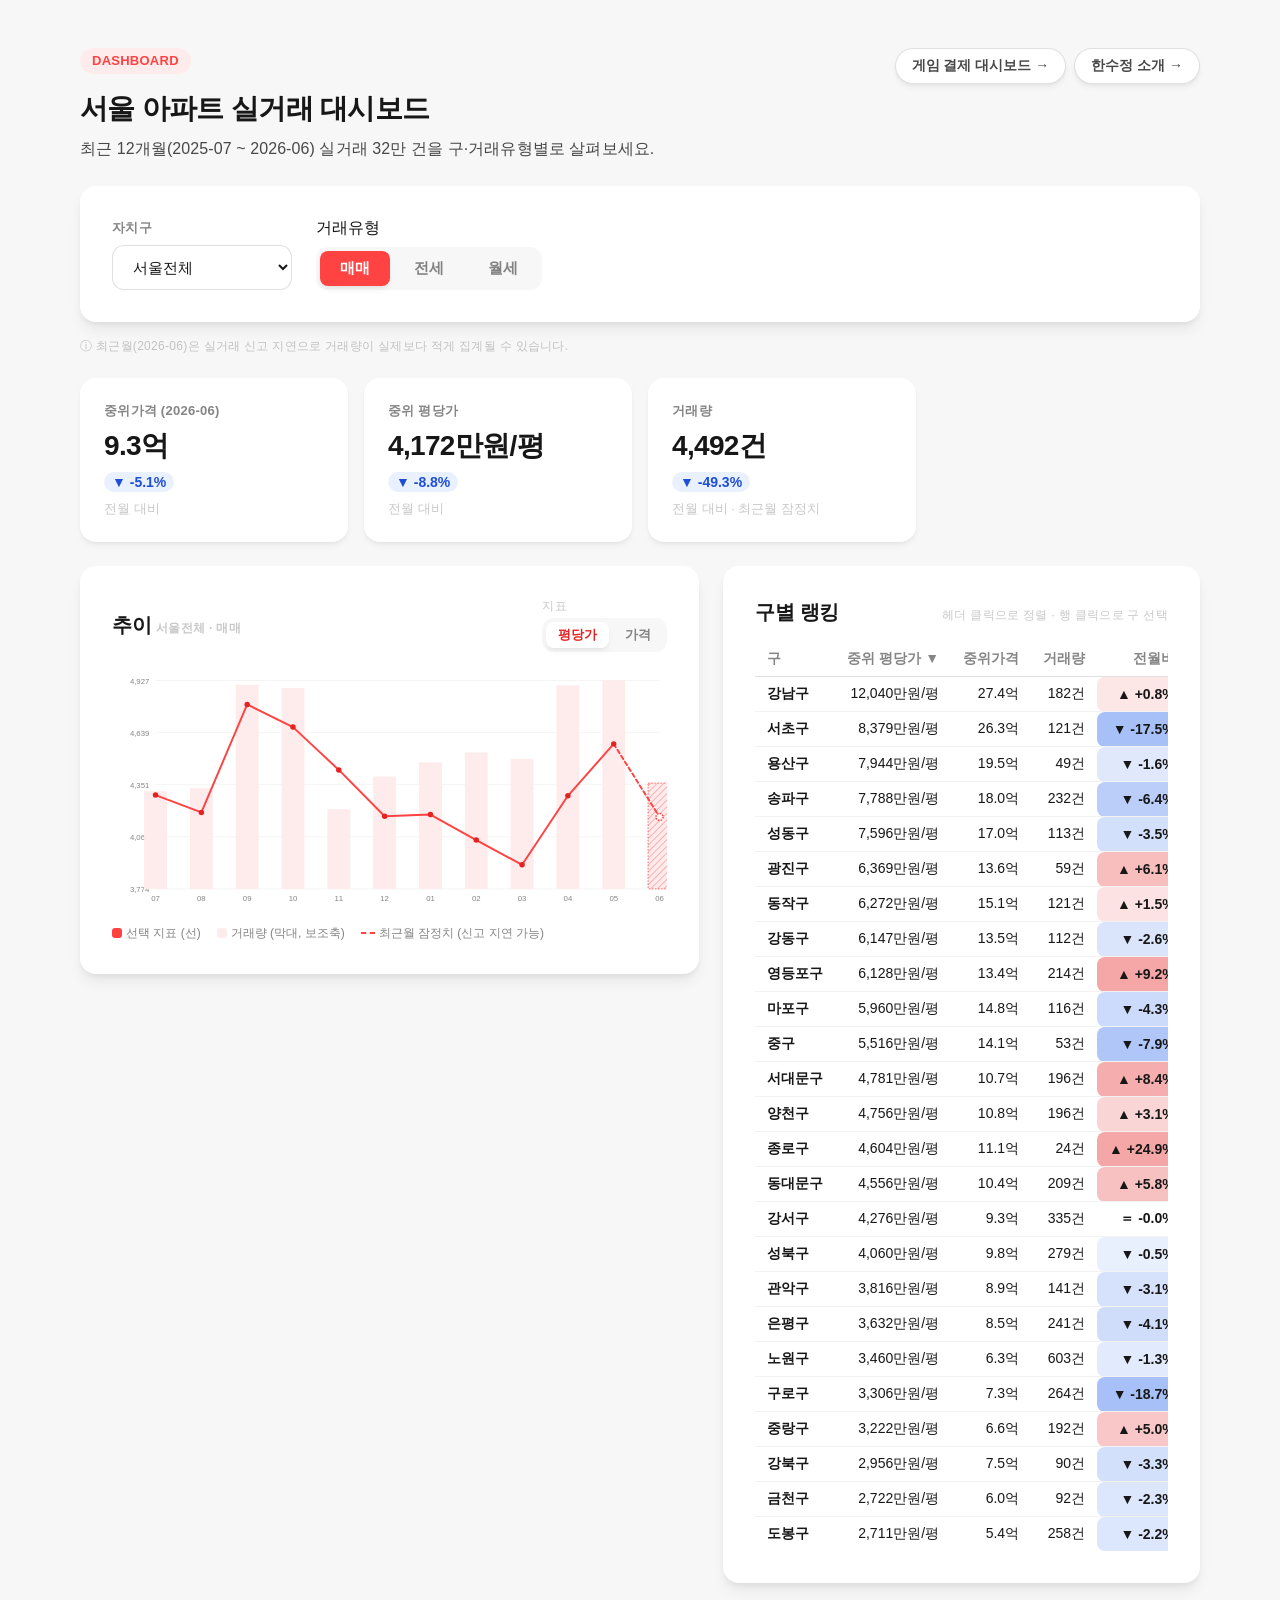
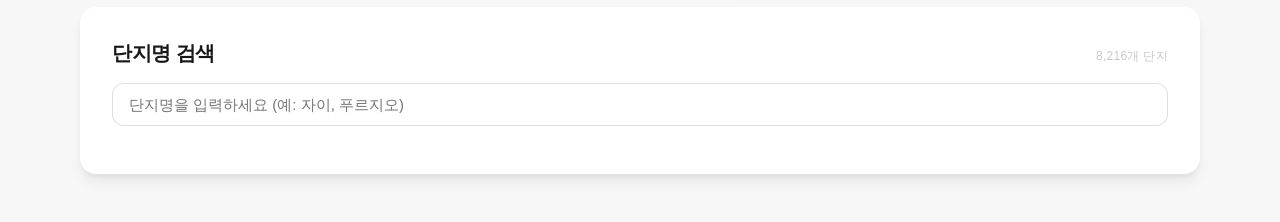
<file: index.html>
<!DOCTYPE html>
<html lang="ko">
<head>
<meta charset="UTF-8">
<meta name="viewport" content="width=device-width, initial-scale=1">
<title>서울 아파트 실거래 대시보드</title>
<link rel="stylesheet" href="assets/dashboard.css">
</head>
<body class="dashboard">
  <main>
    <header class="page-header">
      <div class="page-header-text">
        <span class="eyebrow">DASHBOARD</span>
        <h1>서울 아파트 실거래 대시보드</h1>
        <p class="lead">최근 12개월(2025-07 ~ 2026-06) 실거래 32만 건을 구·거래유형별로 살펴보세요.</p>
      </div>
      <nav class="top-nav" aria-label="보조 메뉴">
        <a href="game/index.html">게임 결제 대시보드 →</a>
        <a href="about.html">한수정 소개 →</a>
      </nav>
    </header>

    <p id="errorBanner" class="error-state card" hidden></p>

    <section class="card controls-card" aria-label="필터">
      <div class="control-group">
        <label for="guSelect">자치구</label>
        <select id="guSelect" class="gu-select" aria-label="자치구 선택"></select>
      </div>
      <div class="control-group">
        <span id="dealTypeLabel">거래유형</span>
        <div id="dealTypeTabs" class="tabs" role="tablist" aria-labelledby="dealTypeLabel"></div>
      </div>
    </section>

    <p id="provisionalNote" class="caption kpi-caveat" role="note"></p>

    <section class="kpi-row" id="kpiRow" aria-label="시장 요약 KPI"></section>

    <div class="content-grid">
      <section class="card chart-card" aria-label="추이 차트">
        <div class="chart-toolbar">
          <div class="section-header" style="margin-bottom:0;">
            <h1 style="font-size:1.25rem;line-height:1.75rem;">추이 <span id="selectionSummary" class="caption"></span></h1>
          </div>
          <div class="control-group" style="gap:4px;">
            <span id="metricToggleLabel" class="caption">지표</span>
            <div id="metricToggle" class="metric-toggle" role="group" aria-labelledby="metricToggleLabel"></div>
          </div>
        </div>
        <div class="chart-wrap">
          <div class="chart-scroll" id="chartSvgWrap"></div>
          <div class="chart-tooltip" id="chartTooltip" role="status" aria-live="polite"></div>
        </div>
        <div class="chart-legend">
          <span><span class="swatch" style="background:var(--color-primary-normal)"></span>선택 지표 (선)</span>
          <span><span class="swatch" style="background:var(--color-primary-bg)"></span>거래량 (막대, 보조축)</span>
          <span><span class="swatch swatch-dashed"></span>최근월 잠정치 (신고 지연 가능)</span>
        </div>
      </section>

      <section class="card ranking-card" aria-label="구별 랭킹">
        <div class="section-header">
          <h1 style="font-size:1.25rem;line-height:1.75rem;">구별 랭킹</h1>
          <span class="caption">헤더 클릭으로 정렬 · 행 클릭으로 구 선택</span>
        </div>
        <div class="table-scroll" id="rankingTableWrap"></div>
      </section>
    </div>

    <section class="card search-card" aria-label="단지명 검색">
      <div class="section-header">
        <h1 style="font-size:1.25rem;line-height:1.75rem;">단지명 검색</h1>
        <span class="caption">8,216개 단지</span>
      </div>
      <label for="complexSearch" class="visually-hidden">단지명 검색</label>
      <input id="complexSearch" class="search-input" type="text" placeholder="단지명을 입력하세요 (예: 자이, 푸르지오)" autocomplete="off">
      <p id="searchStatus" class="search-status" aria-live="polite"></p>
      <div id="searchResults" class="search-results"></div>
    </section>
  </main>
  <script src="assets/dashboard.js"></script>
</body>
</html>
</file>
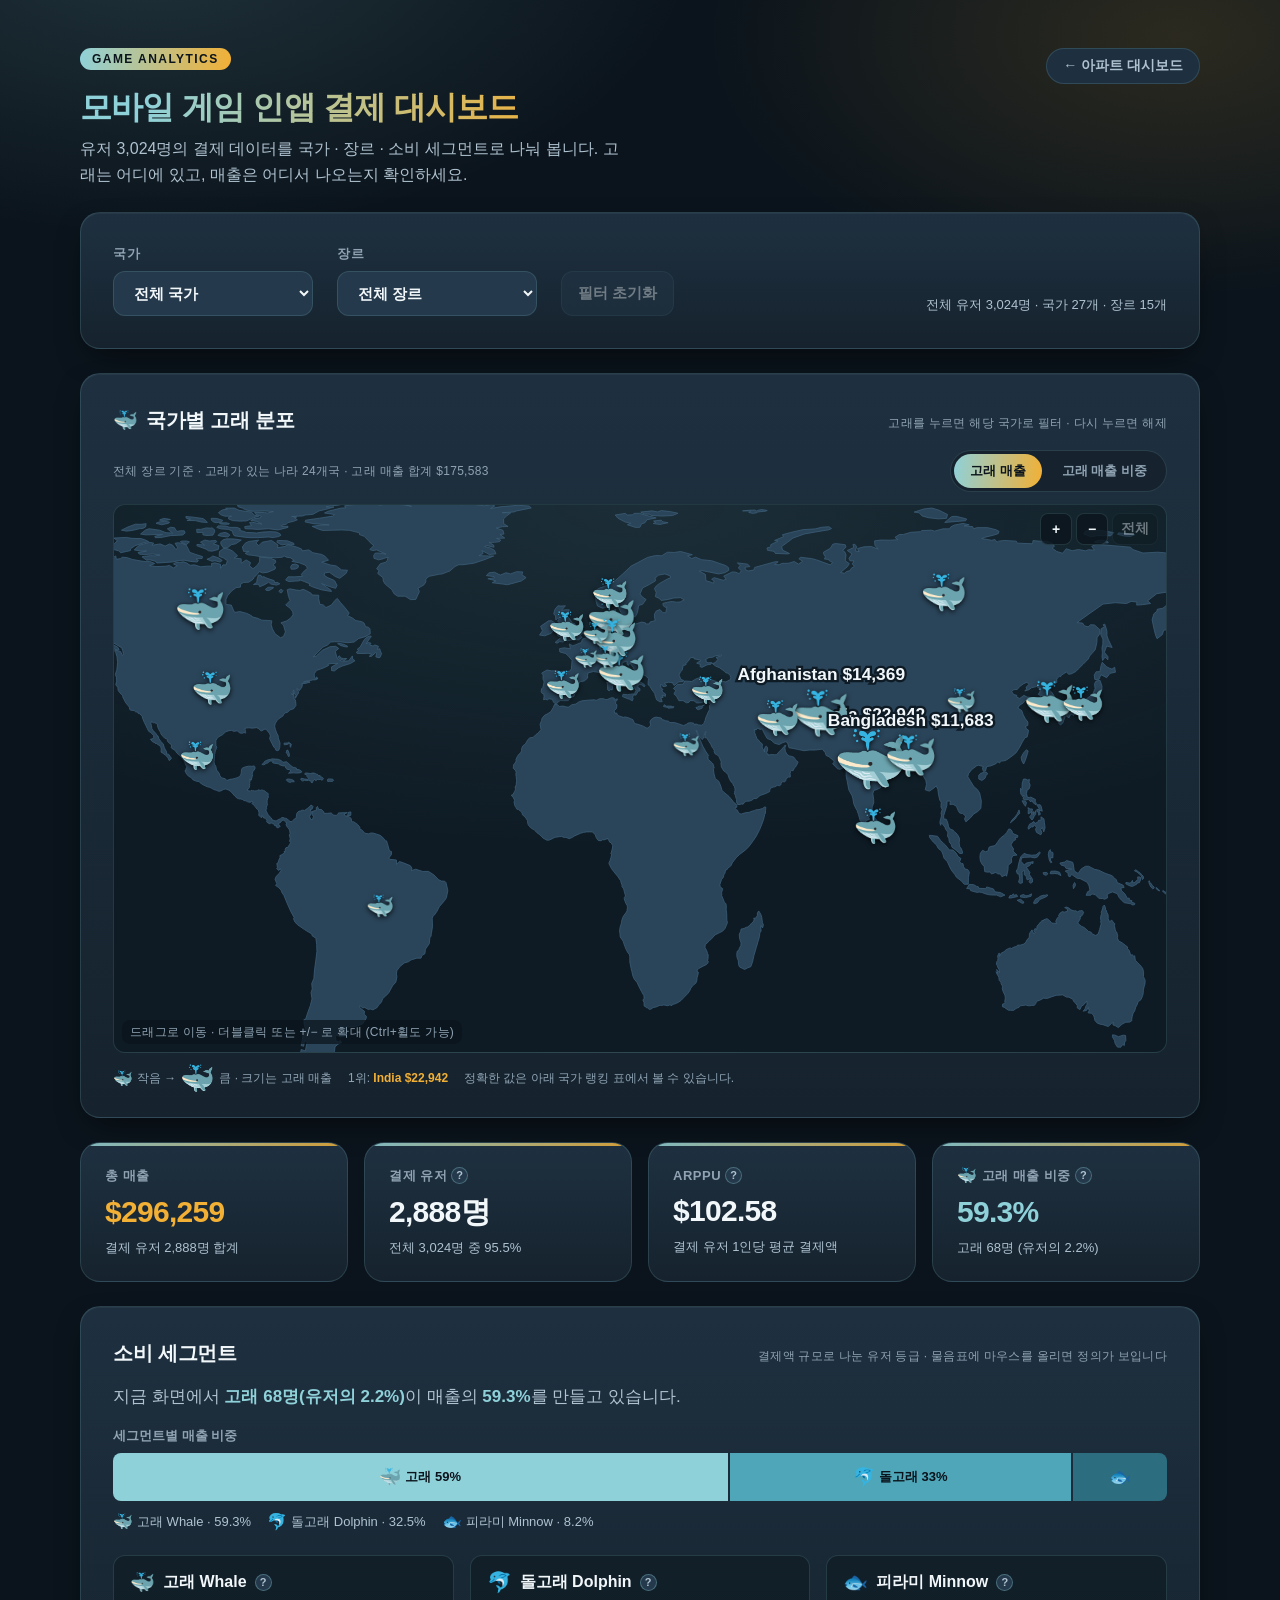
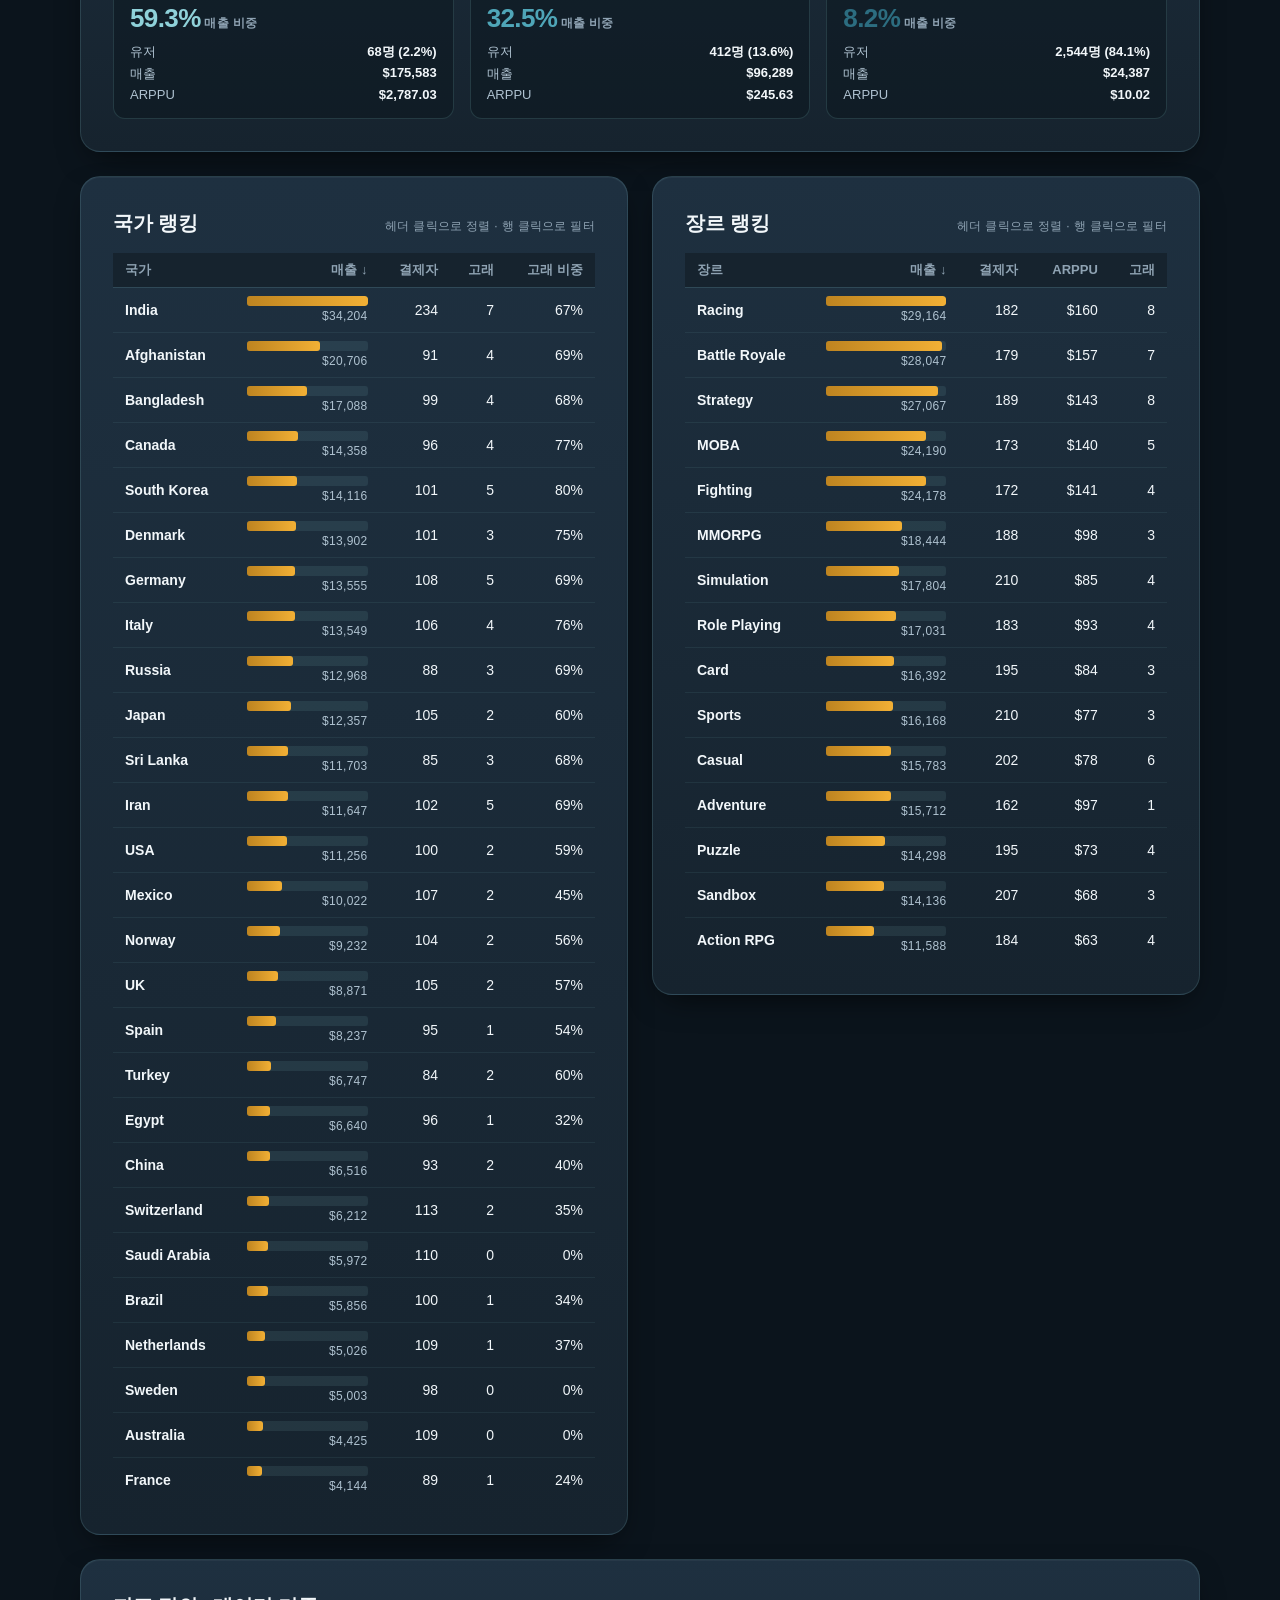
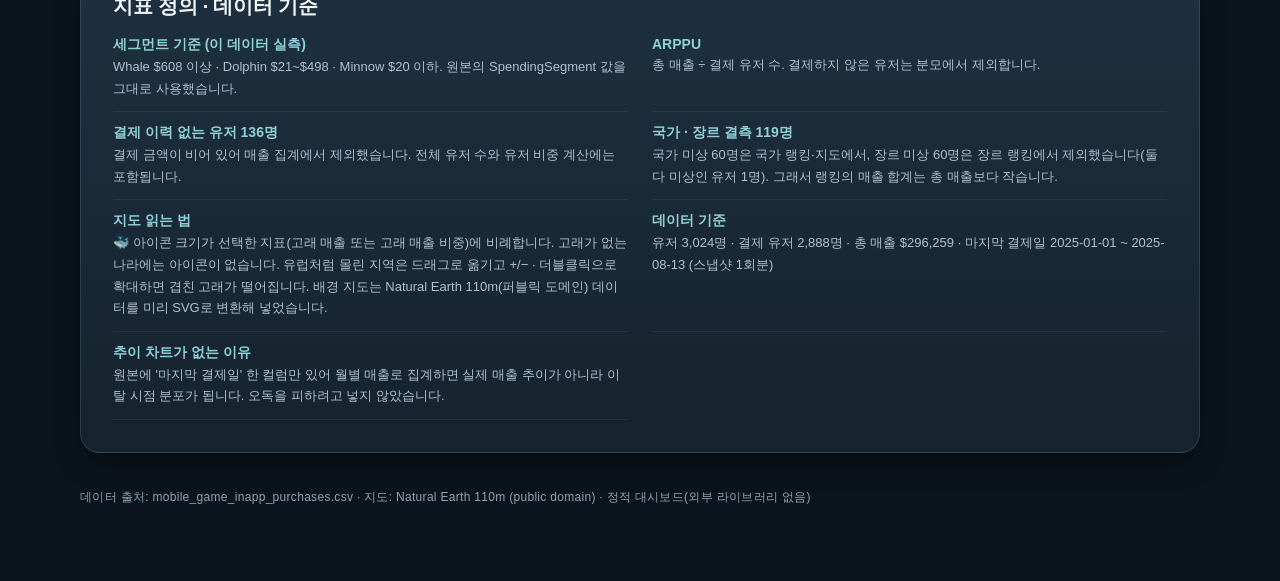
<file: game/index.html>
<!DOCTYPE html>
<html lang="ko">
<head>
<meta charset="UTF-8">
<meta name="viewport" content="width=device-width, initial-scale=1">
<title>모바일 게임 인앱 결제 대시보드</title>
<meta name="description" content="모바일 게임 유저 3,024명의 인앱 결제 데이터를 국가·장르·소비 세그먼트로 살펴보는 라이브 운영용 대시보드">
<link rel="stylesheet" href="assets/game.css">
</head>
<body class="dashboard">

  <main>
    <header class="page-header">
      <div class="page-header-text">
        <span class="eyebrow">GAME ANALYTICS</span>
        <h1>모바일 게임 인앱 결제 대시보드</h1>
        <p class="lead">유저 3,024명의 결제 데이터를 국가 · 장르 · 소비 세그먼트로 나눠 봅니다. 고래는 어디에 있고, 매출은 어디서 나오는지 확인하세요.</p>
      </div>
      <nav class="top-nav" aria-label="보조 메뉴">
        <a href="../index.html">← 아파트 대시보드</a>
      </nav>
    </header>

    <p id="errorBanner" class="error-state card" hidden></p>

    <section class="card controls-card" aria-label="필터">
      <div class="control-group">
        <label for="countrySelect">국가</label>
        <select id="countrySelect" class="dim-select"></select>
      </div>
      <div class="control-group">
        <label for="genreSelect">장르</label>
        <select id="genreSelect" class="dim-select"></select>
      </div>
      <button id="resetBtn" class="reset-btn" type="button">필터 초기화</button>
      <p id="filterSummary" class="filter-summary" aria-live="polite"></p>
    </section>

    <section class="card map-card" aria-label="국가별 고래 지도">
      <div class="section-header">
        <h2><span class="seg-emoji" aria-hidden="true">🐳</span>국가별 고래 분포</h2>
        <span class="caption">고래를 누르면 해당 국가로 필터 · 다시 누르면 해제</span>
      </div>

      <div class="map-toolbar">
        <p class="caption" id="mapSummary" style="margin:0"></p>
        <div class="metric-toggle" role="group" aria-label="지도 표시 지표">
          <button type="button" class="metric-btn" data-metric="revenue">고래 매출</button>
          <button type="button" class="metric-btn" data-metric="share">고래 매출 비중</button>
        </div>
      </div>

      <div class="map-wrap">
        <svg id="worldMap" viewBox="0 0 1000 460" aria-label="국가별 고래 지표를 표시한 세계지도">
          <g id="mapLand"></g>
          <g id="mapMarks"></g>
        </svg>
        <div class="map-zoom" role="group" aria-label="지도 확대·축소">
          <button type="button" class="zoom-btn" data-zoom="in" aria-label="확대">+</button>
          <button type="button" class="zoom-btn" data-zoom="out" aria-label="축소">−</button>
          <button type="button" class="zoom-btn is-reset" data-zoom="reset">전체</button>
        </div>
        <p class="map-hint caption" id="mapHint">드래그로 이동 · 더블클릭 또는 +/− 로 확대 (Ctrl+휠도 가능)</p>
      </div>
      <div class="map-legend" id="mapLegend"></div>
    </section>

    <section class="kpi-row" id="kpiRow" aria-label="핵심 지표"></section>

    <section class="card segment-card" aria-label="소비 세그먼트">
      <div class="section-header">
        <h2>소비 세그먼트</h2>
        <span class="caption">결제액 규모로 나눈 유저 등급 · 물음표에 마우스를 올리면 정의가 보입니다</span>
      </div>

      <p class="segment-headline" id="segmentHeadline"></p>

      <figure class="stack-figure">
        <figcaption class="stack-caption">세그먼트별 매출 비중</figcaption>
        <div class="stack-bar" id="stackBar" role="group" aria-label="세그먼트별 매출 비중 스택 바"></div>
        <div class="chart-legend" id="stackLegend"></div>
      </figure>

      <div class="segment-grid" id="segmentGrid"></div>
    </section>

    <div class="content-grid">
      <section class="card ranking-card" aria-label="국가 랭킹">
        <div class="section-header">
          <h2>국가 랭킹</h2>
          <span class="caption">헤더 클릭으로 정렬 · 행 클릭으로 필터</span>
        </div>
        <div class="table-scroll" id="countryTableWrap"></div>
      </section>

      <section class="card ranking-card" aria-label="장르 랭킹">
        <div class="section-header">
          <h2>장르 랭킹</h2>
          <span class="caption">헤더 클릭으로 정렬 · 행 클릭으로 필터</span>
        </div>
        <div class="table-scroll" id="genreTableWrap"></div>
      </section>
    </div>

    <section class="card notes-card" aria-label="지표 정의와 데이터 기준">
      <div class="section-header">
        <h2>지표 정의 · 데이터 기준</h2>
      </div>
      <dl class="notes-list" id="notesList"></dl>
    </section>

    <footer class="page-footer">
      <p class="caption">데이터 출처: mobile_game_inapp_purchases.csv · 지도: Natural Earth 110m (public domain) · 정적 대시보드(외부 라이브러리 없음)</p>
    </footer>
  </main>

  <div class="tooltip-pop" id="tooltipPop" role="tooltip" hidden></div>
  <script src="assets/game.js"></script>
</body>
</html>
</file>
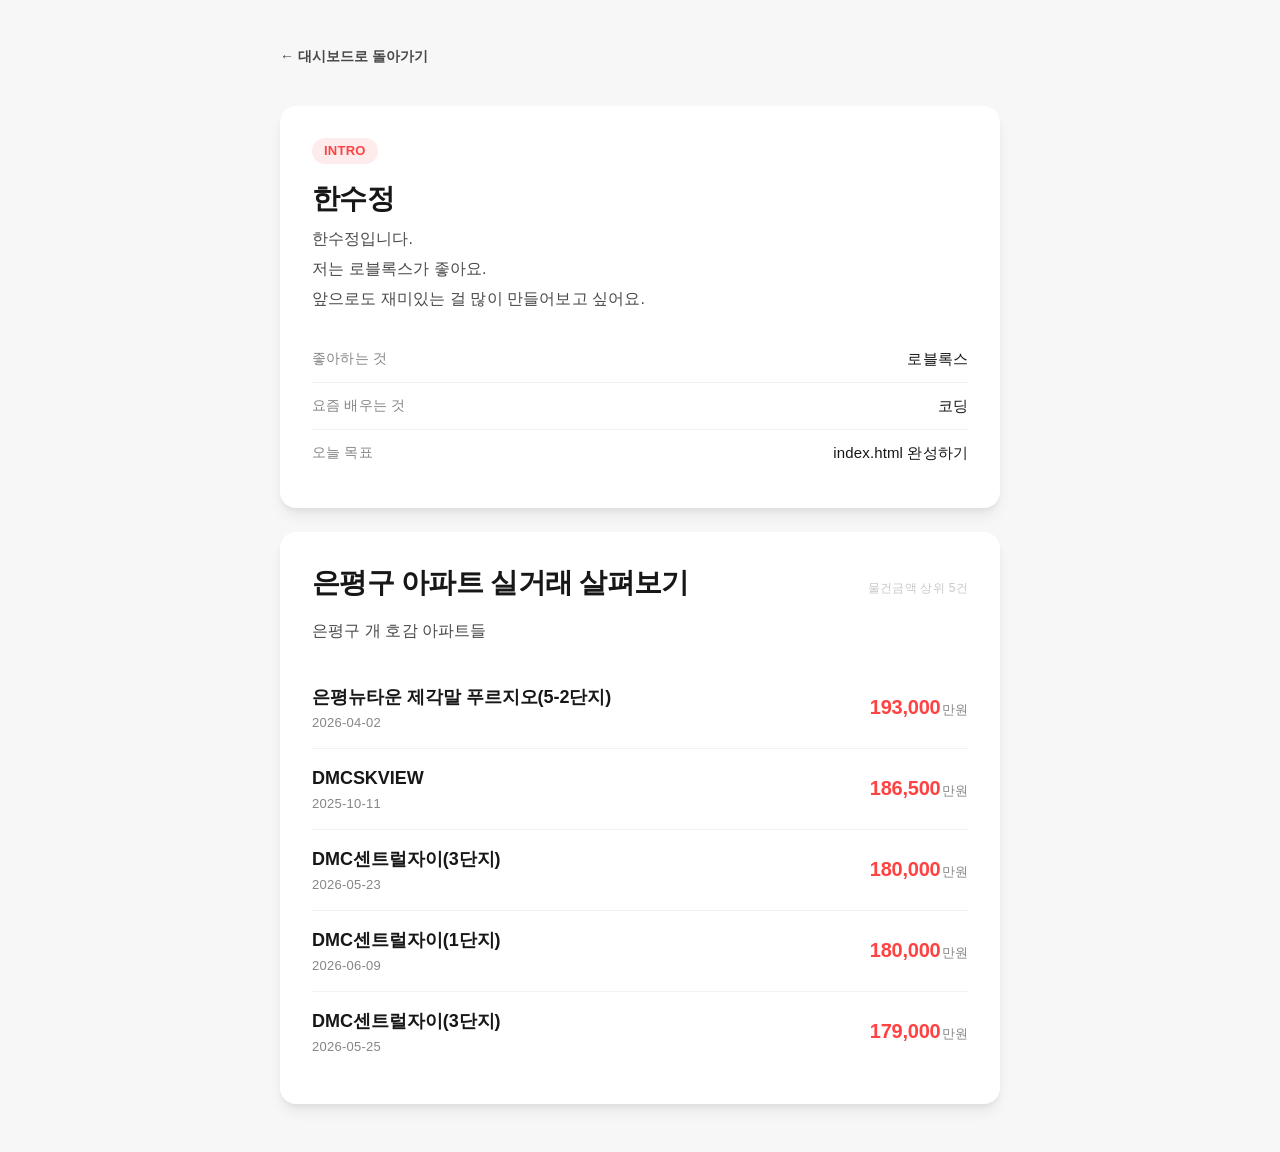
<file: about.html>
<!DOCTYPE html>
<html lang="ko">
<head>
<meta charset="UTF-8">
<meta name="viewport" content="width=device-width, initial-scale=1">
<title>한수정</title>
<link rel="stylesheet" href="assets/dashboard.css">
<style>
  main { max-width: 720px; }
</style>
</head>
<body>
  <main>
    <a class="back-link" href="index.html">← 대시보드로 돌아가기</a>

    <section class="card">
      <span class="eyebrow">INTRO</span>
      <h1>한수정</h1>
      <p class="lead">한수정입니다.</p>
      <p class="lead">저는 로블록스가 좋아요.</p>
      <p class="lead">앞으로도 재미있는 걸 많이 만들어보고 싶어요.</p>

      <div class="info-list">
        <div class="info-row">
          <span class="info-label">좋아하는 것</span>
          <span class="info-value">로블록스</span>
        </div>
        <div class="info-row">
          <span class="info-label">요즘 배우는 것</span>
          <span class="info-value">코딩</span>
        </div>
        <div class="info-row">
          <span class="info-label">오늘 목표</span>
          <span class="info-value">index.html 완성하기</span>
        </div>
      </div>
    </section>

    <section class="card">
      <div class="section-header">
        <h1>은평구 아파트 실거래 살펴보기</h1>
        <span class="caption">물건금액 상위 5건</span>
      </div>
      <p class="lead" style="margin-bottom: var(--space-24);">은평구 개 호감 아파트들</p>

      <div class="deal-list">
        <div class="deal-item">
          <div class="deal-main">
            <span class="deal-name">은평뉴타운 제각말 푸르지오(5-2단지)</span>
            <span class="deal-date">2026-04-02</span>
          </div>
          <span class="deal-price">193,000<span class="unit">만원</span></span>
        </div>
        <div class="deal-item">
          <div class="deal-main">
            <span class="deal-name">DMCSKVIEW</span>
            <span class="deal-date">2025-10-11</span>
          </div>
          <span class="deal-price">186,500<span class="unit">만원</span></span>
        </div>
        <div class="deal-item">
          <div class="deal-main">
            <span class="deal-name">DMC센트럴자이(3단지)</span>
            <span class="deal-date">2026-05-23</span>
          </div>
          <span class="deal-price">180,000<span class="unit">만원</span></span>
        </div>
        <div class="deal-item">
          <div class="deal-main">
            <span class="deal-name">DMC센트럴자이(1단지)</span>
            <span class="deal-date">2026-06-09</span>
          </div>
          <span class="deal-price">180,000<span class="unit">만원</span></span>
        </div>
        <div class="deal-item">
          <div class="deal-main">
            <span class="deal-name">DMC센트럴자이(3단지)</span>
            <span class="deal-date">2026-05-25</span>
          </div>
          <span class="deal-price">179,000<span class="unit">만원</span></span>
        </div>
      </div>
    </section>
  </main>
</body>
</html>
</file>
<file: assets/dashboard.css>
/* ============================================================
   Montage (@wanteddev/wds) design tokens
   Shared token layer for index.html (dashboard) and about.html
   ============================================================ */
:root {
  --color-primary-normal: #FF4242;
  --color-primary-strong: #E52222;
  --color-primary-heavy: #B00C0C;
  --color-primary-bg: #FEECEC;

  /* directional convention for real-estate metrics: rising = red (primary),
     falling = blue, flat = neutral gray */
  --color-negative-normal: #2563EB;
  --color-negative-strong: #1D4ED8;
  --color-negative-heavy: #1E40AF;
  --color-negative-bg: #EAF1FE;

  --color-label-normal: #171717;
  --color-label-neutral: rgba(48, 48, 48, 0.88);
  --color-label-alternative: rgba(56, 56, 56, 0.61);
  --color-label-assistive: rgba(56, 56, 56, 0.28);

  --color-bg-normal: #ffffff;
  --color-bg-alternative: #F7F7F7;

  --color-line-normal: rgba(115, 115, 115, 0.22);
  --color-line-solid: #F2F2F2;

  --color-status-positive: #16A34A;

  --radius-medium: 12px;
  --radius-large: 16px;
  --radius-small: 8px;

  --shadow-small: 0px 2px 4px -2px rgba(23, 23, 23, 0.06), 0px 4px 6px -1px rgba(23, 23, 23, 0.06);
  --shadow-medium: 0px 4px 6px -2px rgba(23, 23, 23, 0.07), 0px 10px 15px -3px rgba(23, 23, 23, 0.07);

  --space-4: 4px;
  --space-8: 8px;
  --space-12: 12px;
  --space-16: 16px;
  --space-24: 24px;
  --space-32: 32px;
  --space-48: 48px;
}

* { box-sizing: border-box; }

html, body {
  max-width: 100%;
  overflow-x: hidden;
}

body {
  font-family: "Pretendard Variable", Pretendard, -apple-system, BlinkMacSystemFont, "Apple SD Gothic Neo", "Malgun Gothic", sans-serif;
  color: var(--color-label-normal);
  background: var(--color-bg-alternative);
  margin: 0;
  padding: var(--space-48) var(--space-16);
}

a { color: var(--color-primary-strong); }

/* ---------- shared "about" page primitives (kept for about.html) ---------- */
.card {
  background: var(--color-bg-normal);
  border-radius: var(--radius-large);
  box-shadow: var(--shadow-medium);
  padding: var(--space-32);
}

.eyebrow {
  display: inline-block;
  font-size: 0.8125rem;
  line-height: 1.125rem;
  letter-spacing: 0.0194em;
  font-weight: 600;
  color: var(--color-primary-normal);
  background: var(--color-primary-bg);
  padding: var(--space-4) var(--space-12);
  border-radius: 999px;
  margin-bottom: var(--space-16);
}

h1 {
  /* Typography/title2 */
  font-size: 1.75rem;
  line-height: 2.375rem;
  letter-spacing: -0.0236em;
  font-weight: 700;
  margin: 0 0 var(--space-8);
}

.lead {
  /* Typography/body1-reading */
  font-size: 1rem;
  line-height: 1.625rem;
  letter-spacing: 0.0057em;
  color: var(--color-label-neutral);
  margin: 0;
}

.lead + .lead { margin-top: var(--space-4); }

.info-list {
  margin-top: var(--space-24);
  display: flex;
  flex-direction: column;
}

.info-row {
  display: flex;
  justify-content: space-between;
  gap: var(--space-16);
  padding: var(--space-12) 0;
  border-bottom: 1px solid var(--color-line-solid);
}

.info-row:last-child { border-bottom: none; }

.info-label {
  /* Typography/label1 */
  font-size: 0.875rem;
  line-height: 1.25rem;
  letter-spacing: 0.0145em;
  color: var(--color-label-alternative);
}

.info-value {
  /* Typography/body2 */
  font-size: 0.9375rem;
  line-height: 1.375rem;
  letter-spacing: 0.0096em;
  font-weight: 500;
}

.section-header {
  display: flex;
  align-items: baseline;
  justify-content: space-between;
  margin-bottom: var(--space-16);
  gap: var(--space-8);
  flex-wrap: wrap;
}

.section-header h1 { margin-bottom: 0; }

.caption {
  /* Typography/caption1 */
  font-size: 0.75rem;
  line-height: 1rem;
  letter-spacing: 0.0252em;
  color: var(--color-label-assistive);
}

.deal-list {
  display: flex;
  flex-direction: column;
}

.deal-item {
  display: flex;
  align-items: center;
  justify-content: space-between;
  gap: var(--space-16);
  padding: var(--space-16) 0;
  border-bottom: 1px solid var(--color-line-solid);
}

.deal-item:last-child { border-bottom: none; }

.deal-main { display: flex; flex-direction: column; gap: var(--space-4); min-width: 0; }

.deal-name {
  /* Typography/headline1 */
  font-size: 1.125rem;
  line-height: 1.625rem;
  letter-spacing: -0.002em;
  font-weight: 600;
  white-space: nowrap;
  overflow: hidden;
  text-overflow: ellipsis;
}

.deal-date {
  /* Typography/label2 */
  font-size: 0.8125rem;
  line-height: 1.125rem;
  letter-spacing: 0.0194em;
  color: var(--color-label-alternative);
}

.deal-price {
  /* Typography/heading2 */
  font-size: 1.25rem;
  line-height: 1.75rem;
  letter-spacing: -0.012em;
  font-weight: 700;
  color: var(--color-primary-normal);
  white-space: nowrap;
  flex-shrink: 0;
}

.deal-price .unit {
  font-size: 0.8125rem;
  font-weight: 500;
  color: var(--color-label-alternative);
  margin-left: 2px;
}

.back-link {
  display: inline-flex;
  align-items: center;
  gap: var(--space-4);
  font-size: 0.875rem;
  font-weight: 600;
  color: var(--color-label-neutral);
  text-decoration: none;
  margin-bottom: var(--space-16);
}
.back-link:hover { color: var(--color-primary-strong); }

/* ============================================================
   Dashboard-specific layout
   ============================================================ */

.dashboard main {
  max-width: 1120px;
}

main {
  margin: 0 auto;
  display: flex;
  flex-direction: column;
  gap: var(--space-24);
}

main > * { min-width: 0; }

.page-header {
  display: flex;
  align-items: flex-start;
  justify-content: space-between;
  gap: var(--space-16);
  flex-wrap: wrap;
}

.page-header-text { min-width: 0; }

.top-nav { display: flex; gap: var(--space-8); flex-wrap: wrap; }

.top-nav a {
  display: inline-flex;
  align-items: center;
  gap: var(--space-4);
  font-size: 0.875rem;
  font-weight: 600;
  color: var(--color-label-neutral);
  text-decoration: none;
  background: var(--color-bg-normal);
  border: 1px solid var(--color-line-normal);
  border-radius: 999px;
  padding: var(--space-8) var(--space-16);
  box-shadow: var(--shadow-small);
  white-space: nowrap;
}
.top-nav a:hover { color: var(--color-primary-strong); border-color: var(--color-primary-normal); }

/* ---- controls ---- */
.controls-card {
  display: flex;
  flex-wrap: wrap;
  align-items: flex-end;
  gap: var(--space-24);
}

.control-group {
  display: flex;
  flex-direction: column;
  gap: var(--space-8);
}

.control-group label {
  font-size: 0.8125rem;
  line-height: 1.125rem;
  letter-spacing: 0.0194em;
  font-weight: 600;
  color: var(--color-label-alternative);
}

.gu-select {
  font-family: inherit;
  font-size: 0.9375rem;
  font-weight: 500;
  color: var(--color-label-normal);
  background: var(--color-bg-normal);
  border: 1px solid var(--color-line-normal);
  border-radius: var(--radius-medium);
  padding: var(--space-12) var(--space-16);
  min-width: 180px;
}

.gu-select:focus-visible,
button:focus-visible,
input:focus-visible,
th button:focus-visible {
  outline: 2px solid var(--color-primary-normal);
  outline-offset: 2px;
}

.tabs {
  display: inline-flex;
  gap: var(--space-4);
  background: var(--color-bg-alternative);
  border-radius: var(--radius-medium);
  padding: var(--space-4);
}

.tab-btn {
  font-family: inherit;
  font-size: 0.9375rem;
  font-weight: 600;
  color: var(--color-label-alternative);
  background: transparent;
  border: none;
  border-radius: var(--radius-small);
  padding: var(--space-8) var(--space-20, 20px);
  cursor: pointer;
}

.tab-btn[aria-selected="true"] {
  background: var(--color-primary-normal);
  color: #fff;
  box-shadow: var(--shadow-small);
}

/* ---- KPI row ---- */
.kpi-caveat {
  display: flex;
  align-items: center;
  gap: var(--space-4);
  margin: calc(-1 * var(--space-8)) 0 0;
}

.kpi-row {
  display: grid;
  grid-template-columns: 1fr;
  gap: var(--space-16);
}

.kpi-card {
  background: var(--color-bg-normal);
  border-radius: var(--radius-large);
  box-shadow: var(--shadow-small);
  padding: var(--space-24);
  display: flex;
  flex-direction: column;
  gap: var(--space-8);
}

.kpi-label {
  font-size: 0.8125rem;
  line-height: 1.125rem;
  letter-spacing: 0.0194em;
  font-weight: 600;
  color: var(--color-label-alternative);
}

.kpi-value {
  font-size: 1.75rem;
  line-height: 2.25rem;
  letter-spacing: -0.0236em;
  font-weight: 700;
  color: var(--color-label-normal);
}

.kpi-sub {
  font-size: 0.8125rem;
  color: var(--color-label-assistive);
}

.kpi-delta {
  display: inline-flex;
  align-items: center;
  gap: var(--space-4);
  font-size: 0.875rem;
  font-weight: 700;
  width: fit-content;
  padding: 2px var(--space-8);
  border-radius: 999px;
}

.kpi-delta.is-up { color: var(--color-primary-strong); background: var(--color-primary-bg); }
.kpi-delta.is-down { color: var(--color-negative-strong); background: var(--color-negative-bg); }
.kpi-delta.is-flat { color: var(--color-label-alternative); background: var(--color-bg-alternative); }

/* ---- content grid: chart + ranking ---- */
.content-grid {
  display: grid;
  grid-template-columns: 1fr;
  gap: var(--space-24);
  align-items: start;
}

.content-grid > * {
  min-width: 0;
}

.kpi-row > * {
  min-width: 0;
}

.chart-toolbar {
  display: flex;
  align-items: center;
  justify-content: space-between;
  flex-wrap: wrap;
  gap: var(--space-12);
}

.metric-toggle {
  display: inline-flex;
  gap: var(--space-4);
  background: var(--color-bg-alternative);
  border-radius: var(--radius-medium);
  padding: var(--space-4);
}

.metric-btn {
  font-family: inherit;
  font-size: 0.8125rem;
  font-weight: 600;
  color: var(--color-label-alternative);
  background: transparent;
  border: none;
  border-radius: var(--radius-small);
  padding: var(--space-4) var(--space-12);
  cursor: pointer;
}

.metric-btn[aria-pressed="true"] {
  background: var(--color-bg-normal);
  color: var(--color-primary-strong);
  box-shadow: var(--shadow-small);
}

.chart-scroll {
  overflow-x: auto;
  margin-top: var(--space-16);
}

.chart-scroll svg {
  display: block;
  width: 100%;
  min-width: 560px;
  height: auto;
}

.chart-legend {
  display: flex;
  gap: var(--space-16);
  flex-wrap: wrap;
  margin-top: var(--space-8);
  font-size: 0.75rem;
  color: var(--color-label-alternative);
}

.chart-legend .swatch {
  display: inline-block;
  width: 10px;
  height: 10px;
  border-radius: 3px;
  margin-right: var(--space-4);
  vertical-align: -1px;
}

.chart-legend .swatch-dashed {
  width: 14px;
  height: 0;
  border-radius: 0;
  border-top: 2px dashed var(--color-primary-normal);
  background: none;
  vertical-align: 3px;
}

.chart-tooltip {
  position: absolute;
  pointer-events: none;
  background: var(--color-label-normal);
  color: #fff;
  font-size: 0.75rem;
  line-height: 1.3;
  padding: var(--space-8) var(--space-12);
  border-radius: var(--radius-small);
  box-shadow: var(--shadow-medium);
  z-index: 5;
  white-space: nowrap;
  opacity: 0;
  transform: translate(-50%, -100%);
  transition: opacity 0.1s ease;
}

.chart-tooltip.is-visible { opacity: 1; }

.chart-wrap { position: relative; }

.chart-point { cursor: pointer; }

/* ---- ranking table ---- */
.table-scroll { overflow-x: auto; margin-top: var(--space-16); }

table.ranking {
  width: 100%;
  border-collapse: collapse;
  font-size: 0.875rem;
}

table.ranking th, table.ranking td {
  padding: var(--space-8) var(--space-12);
  text-align: right;
  white-space: nowrap;
}

table.ranking th:first-child, table.ranking td:first-child {
  text-align: left;
}

table.ranking thead th {
  color: var(--color-label-alternative);
  font-weight: 600;
  border-bottom: 1px solid var(--color-line-normal);
  position: sticky;
  top: 0;
  background: var(--color-bg-normal);
}

table.ranking thead th button {
  font: inherit;
  font-weight: inherit;
  color: inherit;
  background: none;
  border: none;
  cursor: pointer;
  padding: 0;
  display: inline-flex;
  align-items: center;
  gap: 4px;
}

table.ranking tbody tr {
  border-bottom: 1px solid var(--color-line-solid);
  cursor: pointer;
}

table.ranking tbody tr:hover { background: var(--color-bg-alternative); }

table.ranking tbody tr[aria-current="true"] {
  background: var(--color-primary-bg);
}

table.ranking tbody tr:last-child { border-bottom: none; }

.rank-name { font-weight: 600; color: var(--color-label-normal); }

.delta-cell {
  border-radius: var(--radius-small);
  font-weight: 700;
}

/* ---- search ---- */
.search-input {
  font-family: inherit;
  font-size: 0.9375rem;
  width: 100%;
  padding: var(--space-12) var(--space-16);
  border: 1px solid var(--color-line-normal);
  border-radius: var(--radius-medium);
  background: var(--color-bg-normal);
}

.search-status {
  margin-top: var(--space-8);
  font-size: 0.8125rem;
  color: var(--color-label-alternative);
}

.search-results { margin-top: var(--space-16); display: flex; flex-direction: column; }

.complex-item {
  display: flex;
  flex-wrap: wrap;
  align-items: center;
  justify-content: space-between;
  gap: var(--space-8) var(--space-16);
  padding: var(--space-16) 0;
  border-bottom: 1px solid var(--color-line-solid);
}

.complex-item:last-child { border-bottom: none; }

.complex-main { display: flex; flex-direction: column; gap: 2px; min-width: 160px; }

.complex-name { font-weight: 600; font-size: 1rem; }

.complex-loc { font-size: 0.8125rem; color: var(--color-label-alternative); }

.complex-stats {
  display: flex;
  gap: var(--space-16);
  flex-wrap: wrap;
  font-size: 0.8125rem;
  color: var(--color-label-neutral);
}

.complex-stats strong { color: var(--color-label-normal); font-weight: 700; }

.empty-state, .error-state {
  padding: var(--space-32) 0;
  text-align: center;
  color: var(--color-label-alternative);
  font-size: 0.9375rem;
}

.error-state { color: var(--color-negative-strong); }

.visually-hidden {
  position: absolute;
  width: 1px; height: 1px;
  padding: 0; margin: -1px;
  overflow: hidden;
  clip: rect(0,0,0,0);
  white-space: nowrap;
  border: 0;
}

/* ============================================================
   Responsive breakpoints (F5)
   ============================================================ */

/* Tablet: 768-1023px -> KPI 2 across, sections stacked (default above is 1-col) */
@media (min-width: 768px) {
  .kpi-row { grid-template-columns: repeat(2, 1fr); }
}

/* Desktop: >=1024px -> KPI 4 across, chart+ranking side by side */
@media (min-width: 1024px) {
  .kpi-row { grid-template-columns: repeat(4, 1fr); }
  .content-grid { grid-template-columns: 1.3fr 1fr; }
}

@media (max-width: 480px) {
  body { padding: var(--space-24) var(--space-12); }
  .card, .kpi-card { padding: var(--space-16); }
}
</file>
<file: game/assets/game.css>
/* ============================================================
   모바일 게임 인앱 결제 대시보드 — vibrant dark theme
   포인트 컬러: #8FD1D9 (teal) / #F2B035 (amber)
   레이아웃·타이포·간격 규칙은 Montage 토큰 체계를 그대로 따르고,
   색 레이어만 게임용 다크 팔레트로 교체했다.
   ============================================================ */
:root {
  /* surfaces */
  --page: #0B141C;
  --surface: #16232E;
  --surface-2: #1E3040;
  --surface-3: #24394B;

  /* ink (모두 서피스 대비 4.5:1 이상) */
  --ink: #F2F7FA;
  --ink-2: #AFC2D0;
  --ink-3: #8FA3B3;

  --line: rgba(143, 209, 217, 0.16);
  --line-strong: rgba(143, 209, 217, 0.34);

  /* data-viz roles — validate_palette 기준 통과
     세그먼트 = 순서형 단일 색조 램프(teal, hue 15°, ΔL ≥ 0.06, 어두운 끝 2.74:1)
     매출 막대 = 단일 시리즈 amber (8.4:1) */
  --teal: #8FD1D9;
  --teal-2: #4FA6B8;
  --teal-3: #2C6D80;
  --amber: #F2B035;
  --amber-2: #BE8420;

  --seg-whale: var(--teal);
  --seg-dolphin: var(--teal-2);
  --seg-minnow: var(--teal-3);
  --series-1: var(--amber);

  --radius-medium: 12px;
  --radius-large: 20px;
  --radius-small: 8px;

  --shadow-card: 0 1px 0 rgba(255, 255, 255, 0.04) inset, 0 12px 32px -12px rgba(0, 0, 0, 0.7);
  --shadow-pop: 0 10px 30px -8px rgba(0, 0, 0, 0.65);

  --space-4: 4px;
  --space-8: 8px;
  --space-12: 12px;
  --space-16: 16px;
  --space-24: 24px;
  --space-32: 32px;
  --space-48: 48px;

  --ease-pop: cubic-bezier(0.22, 1.4, 0.36, 1);
  color-scheme: dark;
}

* { box-sizing: border-box; }

html, body { max-width: 100%; overflow-x: hidden; }

body {
  font-family: "Pretendard Variable", Pretendard, -apple-system, BlinkMacSystemFont, "Apple SD Gothic Neo", "Malgun Gothic", sans-serif;
  color: var(--ink);
  background:
    radial-gradient(900px 480px at 12% -6%, rgba(143, 209, 217, 0.16), transparent 60%),
    radial-gradient(760px 420px at 92% 4%, rgba(242, 176, 53, 0.14), transparent 62%),
    var(--page);
  background-attachment: fixed;
  margin: 0;
  padding: var(--space-48) var(--space-16);
}

a { color: var(--teal); }

main {
  max-width: 1120px;
  margin: 0 auto;
  display: flex;
  flex-direction: column;
  gap: var(--space-24);
}
main > * { min-width: 0; }

.card {
  background: linear-gradient(180deg, var(--surface-2), var(--surface));
  border: 1px solid var(--line);
  border-radius: var(--radius-large);
  box-shadow: var(--shadow-card);
  padding: var(--space-32);
}

h1 {
  font-size: 2rem;
  line-height: 2.625rem;
  letter-spacing: -0.0236em;
  font-weight: 800;
  margin: 0 0 var(--space-8);
  background: linear-gradient(96deg, var(--teal) 12%, var(--amber) 88%);
  -webkit-background-clip: text;
  background-clip: text;
  color: transparent;
}

h2 {
  font-size: 1.25rem;
  line-height: 1.75rem;
  letter-spacing: -0.012em;
  font-weight: 700;
  margin: 0;
  display: flex;
  align-items: center;
  gap: var(--space-8);
}

.lead {
  font-size: 1rem;
  line-height: 1.625rem;
  color: var(--ink-2);
  margin: 0;
  max-width: 62ch;
}

.caption {
  font-size: 0.75rem;
  line-height: 1rem;
  letter-spacing: 0.0252em;
  color: var(--ink-3);
}

.eyebrow {
  display: inline-flex;
  align-items: center;
  gap: var(--space-8);
  font-size: 0.75rem;
  letter-spacing: 0.12em;
  font-weight: 700;
  color: var(--page);
  background: linear-gradient(96deg, var(--teal), var(--amber));
  padding: var(--space-4) var(--space-12);
  border-radius: 999px;
  margin-bottom: var(--space-16);
}

.page-header {
  display: flex;
  align-items: flex-start;
  justify-content: space-between;
  gap: var(--space-16);
  flex-wrap: wrap;
}
.page-header-text { min-width: 0; }

.top-nav { display: flex; gap: var(--space-8); flex-wrap: wrap; }

.top-nav a {
  display: inline-flex;
  align-items: center;
  gap: var(--space-4);
  font-size: 0.875rem;
  font-weight: 600;
  color: var(--ink-2);
  text-decoration: none;
  background: var(--surface-2);
  border: 1px solid var(--line);
  border-radius: 999px;
  padding: var(--space-8) var(--space-16);
  white-space: nowrap;
  transition: transform 0.18s var(--ease-pop), color 0.18s ease, border-color 0.18s ease;
}
.top-nav a:hover {
  color: var(--teal);
  border-color: var(--line-strong);
  transform: translateY(-2px);
}

.section-header {
  display: flex;
  align-items: baseline;
  justify-content: space-between;
  margin-bottom: var(--space-16);
  gap: var(--space-8);
  flex-wrap: wrap;
}

/* ---------- icons (emoji) ---------- */
.seg-emoji {
  font-size: 1.25rem;
  line-height: 1;
  flex-shrink: 0;
  display: inline-block;
  font-family: "Apple Color Emoji", "Segoe UI Emoji", "Noto Color Emoji", sans-serif;
  vertical-align: -2px;
}
.seg-emoji.is-sm { font-size: 1rem; }
.seg-emoji.is-lg { font-size: 1.75rem; }

/* ---------- filters ---------- */
.controls-card {
  display: flex;
  flex-wrap: wrap;
  align-items: flex-end;
  gap: var(--space-16) var(--space-24);
}

.control-group { display: flex; flex-direction: column; gap: var(--space-8); }

.control-group label {
  font-size: 0.8125rem;
  font-weight: 700;
  letter-spacing: 0.04em;
  color: var(--ink-3);
}

.dim-select, .reset-btn {
  font-family: inherit;
  font-size: 0.9375rem;
  font-weight: 600;
  color: var(--ink);
  background: var(--surface-3);
  border: 1px solid var(--line);
  border-radius: var(--radius-medium);
  padding: var(--space-12) var(--space-16);
}

.dim-select { min-width: 200px; }

.reset-btn { cursor: pointer; transition: transform 0.18s var(--ease-pop), border-color 0.18s ease, color 0.18s ease; }
.reset-btn:hover:not(:disabled) { color: var(--amber); border-color: var(--amber); transform: translateY(-2px); }
.reset-btn:disabled { opacity: 0.4; cursor: default; }

.filter-summary {
  margin: 0 0 2px auto;
  font-size: 0.8125rem;
  color: var(--ink-2);
}

:focus-visible {
  outline: 2px solid var(--amber);
  outline-offset: 2px;
}

/* ---------- KPI ---------- */
.kpi-row { display: grid; grid-template-columns: 1fr; gap: var(--space-16); }
.kpi-row > * { min-width: 0; }

.kpi-card {
  background: linear-gradient(180deg, var(--surface-2), var(--surface));
  border: 1px solid var(--line);
  border-radius: var(--radius-large);
  padding: var(--space-24);
  display: flex;
  flex-direction: column;
  gap: var(--space-8);
  position: relative;
  overflow: hidden;
  transition: transform 0.2s var(--ease-pop), border-color 0.2s ease;
}
.kpi-card::after {
  content: "";
  position: absolute;
  inset: 0 0 auto 0;
  height: 3px;
  background: linear-gradient(90deg, var(--teal), var(--amber));
  opacity: 0.85;
}
.kpi-card:hover { transform: translateY(-3px); border-color: var(--line-strong); }

.kpi-label {
  display: flex;
  align-items: center;
  gap: var(--space-4);
  font-size: 0.8125rem;
  font-weight: 700;
  letter-spacing: 0.04em;
  color: var(--ink-3);
  margin: 0;
}

.kpi-value {
  font-size: 1.875rem;
  line-height: 2.375rem;
  letter-spacing: -0.0236em;
  font-weight: 800;
  margin: 0;
  color: var(--ink);
}
.kpi-value.is-amber { color: var(--amber); }
.kpi-value.is-teal { color: var(--teal); }

.kpi-sub { font-size: 0.8125rem; color: var(--ink-2); margin: 0; }

/* ---------- world map ---------- */
.map-card { padding-bottom: var(--space-24); }

.map-toolbar {
  display: flex;
  align-items: center;
  justify-content: space-between;
  gap: var(--space-12);
  flex-wrap: wrap;
  margin-bottom: var(--space-12);
}

.metric-toggle {
  display: inline-flex;
  gap: var(--space-4);
  background: var(--surface);
  border: 1px solid var(--line);
  border-radius: 999px;
  padding: 3px;
}

.metric-btn {
  font-family: inherit;
  font-size: 0.8125rem;
  font-weight: 700;
  color: var(--ink-3);
  background: transparent;
  border: none;
  border-radius: 999px;
  padding: var(--space-8) var(--space-16);
  cursor: pointer;
  transition: color 0.18s ease, background 0.18s ease;
}
.metric-btn[aria-pressed="true"] {
  background: linear-gradient(96deg, var(--teal), var(--amber));
  color: var(--page);
}

.map-wrap {
  position: relative;
  border-radius: var(--radius-medium);
  background:
    radial-gradient(120% 90% at 50% 0%, rgba(143, 209, 217, 0.10), transparent 70%),
    #0E1B25;
  border: 1px solid var(--line);
  overflow-x: auto;                 /* 좁은 화면에서는 지도를 줄이지 말고 옆으로 넘긴다 */
}

.map-wrap svg { display: block; width: 100%; min-width: 640px; height: auto; }

.map-land { fill: #2A4459; stroke: #3B5D76; stroke-width: 0.6; }

.map-wrap svg { touch-action: pan-y; cursor: grab; }
.map-wrap svg:active { cursor: grabbing; }

.map-mark { cursor: pointer; }

.mark-hit { fill: transparent; }

.mark-emoji {
  font-family: "Apple Color Emoji", "Segoe UI Emoji", "Noto Color Emoji", sans-serif;
  paint-order: stroke;
  filter: drop-shadow(0 1px 2px rgba(0, 0, 0, 0.85));
  pointer-events: none;
}

.mark-ring {
  fill: none;
  stroke: var(--amber);
  stroke-width: 2.5;
  pointer-events: none;
}

.mark-value, .mark-name {
  fill: var(--ink);
  font-size: 13px;
  font-weight: 700;
  paint-order: stroke;
  stroke: #0E1B25;
  stroke-width: 3.5;
  pointer-events: none;
}

.mark-name { font-size: 11px; fill: var(--ink-2); opacity: 0; transition: opacity 0.2s ease; }
.is-zoomed .mark-name { opacity: 1; }                 /* 확대하면 나라 이름이 따라 나온다 */
.map-mark.is-selected .mark-name { opacity: 1; fill: var(--amber); }

.mark-inner { transform-box: fill-box; transform-origin: center; }
.mark-inner.is-bouncing { animation: whale-pop 0.62s var(--ease-pop); }

.map-zoom {
  position: absolute;
  top: var(--space-8);
  right: var(--space-8);
  display: flex;
  gap: var(--space-4);
}

.zoom-btn {
  font-family: inherit;
  font-size: 0.875rem;
  font-weight: 700;
  color: var(--ink);
  background: rgba(11, 20, 28, 0.78);
  border: 1px solid var(--line);
  border-radius: var(--radius-small);
  min-width: 32px;
  height: 32px;
  padding: 0 var(--space-8);
  cursor: pointer;
  transition: color 0.15s ease, border-color 0.15s ease;
}
.zoom-btn:hover:not(:disabled) { color: var(--amber); border-color: var(--amber); }
.zoom-btn:disabled { opacity: 0.4; cursor: default; }

.map-hint {
  position: absolute;
  left: var(--space-8);
  bottom: var(--space-8);
  margin: 0;
  padding: var(--space-4) var(--space-8);
  border-radius: var(--radius-small);
  background: rgba(11, 20, 28, 0.72);
  pointer-events: none;
}

@keyframes whale-pop {
  0%   { transform: scale(1, 1); }
  22%  { transform: scale(1.42, 0.7); }
  45%  { transform: scale(0.84, 1.28); }
  66%  { transform: scale(1.16, 0.92); }
  84%  { transform: scale(0.96, 1.05); }
  100% { transform: scale(1, 1); }
}

.seg-emoji.is-bouncing { animation: whale-pop 0.62s var(--ease-pop); transform-origin: center; }

.map-label {
  fill: var(--ink);
  font-size: 13px;
  font-weight: 700;
  paint-order: stroke;
  stroke: #0E1B25;
  stroke-width: 3;
  pointer-events: none;
}

.map-legend {
  display: flex;
  gap: var(--space-16);
  flex-wrap: wrap;
  align-items: center;
  margin-top: var(--space-12);
  font-size: 0.75rem;
  color: var(--ink-3);
}
.map-legend .legend-item { display: inline-flex; align-items: center; gap: var(--space-4); }

/* ---------- segments ---------- */
.segment-headline {
  margin: 0 0 var(--space-16);
  font-size: 1.0625rem;
  line-height: 1.75rem;
  color: var(--ink-2);
}
.segment-headline strong { color: var(--teal); font-weight: 800; }

.stack-figure { margin: 0 0 var(--space-24); }

.stack-caption {
  font-size: 0.8125rem;
  font-weight: 700;
  color: var(--ink-3);
  margin-bottom: var(--space-8);
}

.stack-bar {
  display: flex;
  gap: 2px;                      /* 2px 서피스 갭 */
  height: 48px;
  width: 100%;
}

.stack-seg {
  border: none;
  padding: 0 5px;
  justify-content: center;
  display: flex;
  align-items: center;
  gap: var(--space-4);
  font: inherit;
  font-size: 0.8125rem;
  font-weight: 800;
  color: #0B141C;
  text-align: left;
  white-space: nowrap;
  overflow: hidden;
  min-width: 2px;
  transition: flex-grow 0.5s var(--ease-pop), filter 0.18s ease;
}
.stack-seg:hover { filter: brightness(1.12); }
.stack-seg:first-child { border-radius: var(--radius-small) 0 0 var(--radius-small); }
.stack-seg:last-child { border-radius: 0 var(--radius-small) var(--radius-small) 0; }
.stack-seg .seg-emoji { font-size: 1.125rem; }

.chart-legend {
  display: flex;
  gap: var(--space-16);
  flex-wrap: wrap;
  margin-top: var(--space-12);
  font-size: 0.8125rem;
  color: var(--ink-2);
}
.chart-legend span.legend-item { display: inline-flex; align-items: center; gap: var(--space-4); }

.segment-grid { display: grid; grid-template-columns: 1fr; gap: var(--space-16); }

.segment-tile {
  border: 1px solid var(--line);
  border-radius: var(--radius-medium);
  padding: var(--space-16);
  background: rgba(11, 20, 28, 0.45);
  display: flex;
  flex-direction: column;
  gap: var(--space-8);
  transition: transform 0.2s var(--ease-pop), border-color 0.2s ease;
}
.segment-tile:hover { transform: translateY(-3px); border-color: var(--line-strong); }

.segment-tile-head {
  display: flex;
  align-items: center;
  gap: var(--space-8);
  font-weight: 700;
  font-size: 1rem;
  margin: 0;
}

.segment-share {
  font-size: 1.625rem;
  line-height: 2.125rem;
  font-weight: 800;
  letter-spacing: -0.0236em;
  margin: 0;
}

.segment-stats {
  display: flex;
  flex-direction: column;
  gap: var(--space-4);
  font-size: 0.8125rem;
  color: var(--ink-2);
}
.segment-stats span { display: flex; justify-content: space-between; gap: var(--space-8); }
.segment-stats strong { color: var(--ink); font-weight: 700; font-variant-numeric: tabular-nums; }

.whale-tile { cursor: pointer; }

/* ---------- tooltip ---------- */
.info-btn {
  width: 17px;
  height: 17px;
  flex-shrink: 0;
  border-radius: 50%;
  border: 1px solid var(--line-strong);
  background: var(--surface-3);
  color: var(--ink-2);
  font: inherit;
  font-size: 0.6875rem;
  font-weight: 800;
  line-height: 1;
  padding: 0;
  cursor: help;
}
.info-btn:hover, .info-btn[aria-expanded="true"] {
  background: var(--teal);
  border-color: var(--teal);
  color: var(--page);
}

.tooltip-pop {
  position: absolute;
  z-index: 30;
  max-width: 288px;
  background: #06101A;
  border: 1px solid var(--line-strong);
  color: var(--ink);
  font-size: 0.8125rem;
  line-height: 1.35rem;
  padding: var(--space-12);
  border-radius: var(--radius-small);
  box-shadow: var(--shadow-pop);
}
.tooltip-pop strong { display: block; margin-bottom: 2px; color: var(--teal); }

/* ---------- rankings ---------- */
.content-grid {
  display: grid;
  grid-template-columns: 1fr;
  gap: var(--space-24);
  align-items: start;
}
.content-grid > * { min-width: 0; }

.table-scroll { overflow-x: auto; }

table.ranking {
  width: 100%;
  border-collapse: collapse;
  font-size: 0.875rem;
}

table.ranking th, table.ranking td {
  padding: var(--space-8) var(--space-12);
  text-align: right;
  white-space: nowrap;
  font-variant-numeric: tabular-nums;
}
table.ranking th:first-child, table.ranking td:first-child { text-align: left; font-variant-numeric: normal; }

table.ranking thead th {
  color: var(--ink-3);
  font-weight: 700;
  font-size: 0.8125rem;
  border-bottom: 1px solid var(--line);
  position: sticky;
  top: 0;
  background: var(--surface);
}

table.ranking thead th button {
  font: inherit;
  color: inherit;
  background: none;
  border: none;
  cursor: pointer;
  padding: 0;
  display: inline-flex;
  align-items: center;
  gap: var(--space-4);
}
table.ranking thead th button:hover { color: var(--amber); }

table.ranking tbody tr {
  border-bottom: 1px solid rgba(143, 209, 217, 0.08);
  cursor: pointer;
  transition: background 0.15s ease;
}
table.ranking tbody tr:hover { background: rgba(143, 209, 217, 0.07); }
table.ranking tbody tr[aria-current="true"] { background: rgba(242, 176, 53, 0.14); }
table.ranking tbody tr:last-child { border-bottom: none; }

.rank-name { font-weight: 700; color: var(--ink); }

.bar-cell { width: 30%; min-width: 92px; }

.bar-track {
  background: rgba(143, 209, 217, 0.10);
  border-radius: 3px;
  height: 10px;
  width: 100%;
  overflow: hidden;
}

.bar-fill {
  background: linear-gradient(90deg, var(--amber-2), var(--amber));
  border-radius: 0 3px 3px 0;
  height: 100%;
  min-width: 2px;
  transition: width 0.55s var(--ease-pop);
}

.bar-value { margin-top: 2px; font-variant-numeric: tabular-nums; color: var(--ink-2); }

.empty-row td { text-align: center; color: var(--ink-3); padding: var(--space-24) 0; }

/* ---------- notes ---------- */
.notes-list { margin: 0; display: grid; grid-template-columns: 1fr; gap: var(--space-12) var(--space-24); }
.notes-list div { padding-bottom: var(--space-12); border-bottom: 1px solid rgba(143, 209, 217, 0.08); }
.notes-list dt { font-size: 0.875rem; font-weight: 700; margin-bottom: 2px; color: var(--teal); }
.notes-list dd { margin: 0; font-size: 0.8125rem; line-height: 1.35rem; color: var(--ink-2); }

.page-footer { padding-bottom: var(--space-16); }

.error-state {
  color: #FF8F8F;
  text-align: center;
  font-size: 0.9375rem;
}

.visually-hidden {
  position: absolute;
  width: 1px; height: 1px;
  padding: 0; margin: -1px;
  overflow: hidden;
  clip: rect(0,0,0,0);
  white-space: nowrap;
  border: 0;
}

/* ============================================================
   Responsive
   ============================================================ */
@media (min-width: 640px) {
  .segment-grid { grid-template-columns: repeat(3, 1fr); }
  .notes-list { grid-template-columns: repeat(2, 1fr); }
}

@media (min-width: 768px) {
  .kpi-row { grid-template-columns: repeat(2, 1fr); }
}

@media (min-width: 1024px) {
  .kpi-row { grid-template-columns: repeat(4, 1fr); }
  .content-grid { grid-template-columns: 1fr 1fr; }
}

@media (max-width: 480px) {
  body { padding: var(--space-24) var(--space-12); }
  .card { padding: var(--space-16); }
  .kpi-card { padding: var(--space-16); }
  h1 { font-size: 1.625rem; line-height: 2.125rem; }
  .dim-select { min-width: 0; width: 100%; }
  .control-group { width: 100%; }
  .filter-summary { margin-left: 0; }
  .map-label { font-size: 17px; }
}

@media (prefers-reduced-motion: reduce) {
  *, *::before, *::after {
    animation-duration: 0.001ms !important;
    animation-iteration-count: 1 !important;
    transition-duration: 0.001ms !important;
  }
}
</file>
